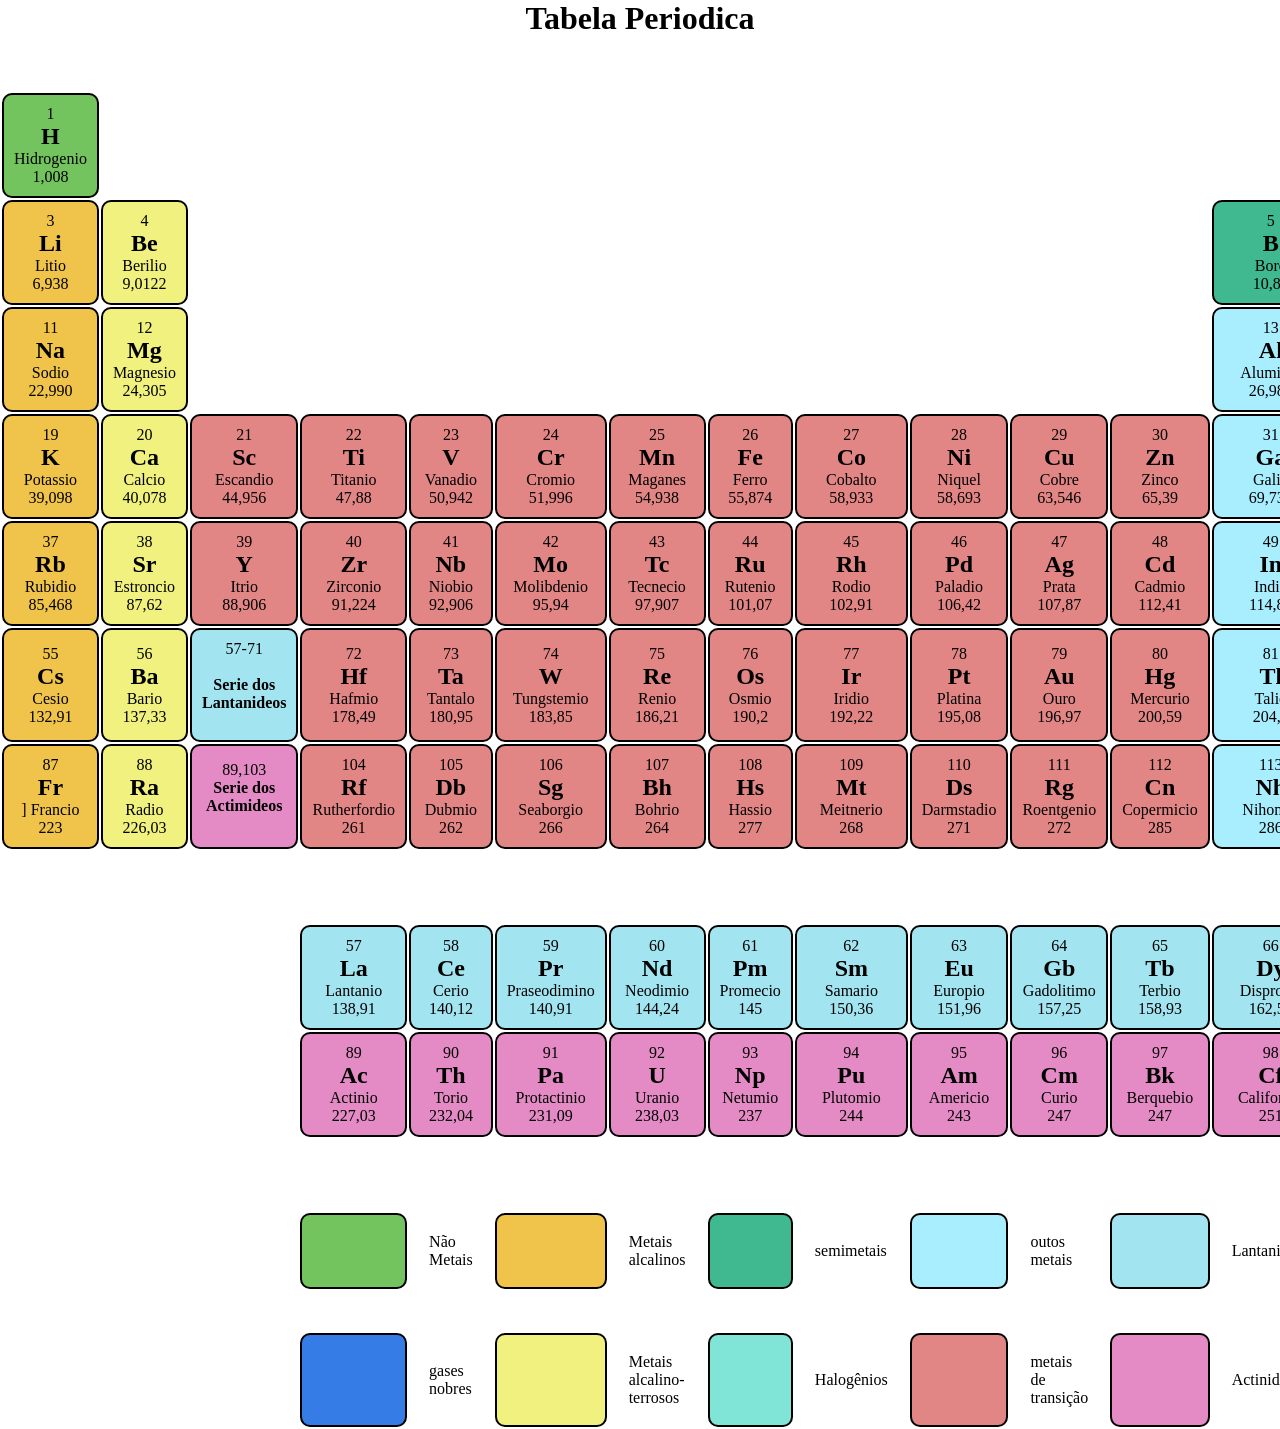
<file: index.html>
<!DOCTYPE html>
<html lang="pt-BR">

<head>
    <meta charset="UTF-8">
    <meta name="viewport" content="width=device-width, initial-scale=1.0">
    <title>Tabela Periodica</title>
    <link rel="stylesheet" href="index.css">
</head>

<body>
    <h1>Tabela Periodica</h1>
    <br>
    <br>
    <table>
        <tr id="">

            <td class="NM">
                <div>1</div>
                <h2>H</h2>
                Hidrogenio
                <br>
                1,008
            </td>
            <td colspan="16">
                <div class="espaço"></div>
                <h2></h2>
                <br>

            <td class="GN">
                <div>2</div>
                <h2>He</h2>
                Helio
                <br>
                4,0026
            </td>
        </tr>
        <tr id="">
            <td class="MA ">
                <div>3</div>
                <h2>Li</h2>
                Litio
                <br>
                6,938
            </td>
            <td class="MAT">
                <div>4</div>
                <h2>Be</h2>
                Berilio
                <br>
                9,0122
            </td>
            <td colspan="10">
                <div></div>
                <h2></h2>
                <br>
            </td>

            <td class="S">
                <div>5</div>
                <h2>B</h2>
                Boro
                <br>
                10,80
            </td>
            <td class="NMP">
                <div>6</div>
                <h2>C</h2>
                Carbono
                <br>
                12,00
            </td>
            <td class="NMP">
                <div>7</div>
                <h2>N</h2>
                Nitrogenio
                <br>
                14,00
            </td>
            <td class="NMP">
                <div>8</div>
                <h2>O</h2>
                Oxigenio
                <br>
                15,99
            </td>
            <td class="NMD">
                <div>9</div>
                <h2>F</h2>
                Fluor
                <br>
                18,998
            </td>
            <td class="GN">
                <div>10</div>
                <h2>Ne</h2>
                Neomio
                <br>
                20,180
            </td>
        </tr>
        <tr id="">
            <td class="MA">
                <div>11</div>
                <h2>Na</h2>
                Sodio
                <br>
                22,990
            </td>
            <td class="MAT">
                <div>12</div>
                <h2>Mg</h2>
                Magnesio
                <br>
                24,305
            </td>
            <td colspan="10">
                <div></div>
                <h2></h2>
                <br>
            </td>

            <td class="MPT">
                <div>13</div>
                <h2>Al</h2>
                Aluminio
                <br>
                26,982
            </td>
            <td class="S">
                <div>14</div>
                <h2>Si</h2>
                Silicio
                <br>
                28,08
            </td>
            <td class="NMP">
                <div>15</div>
                <h2>P</h2>
                Fosforo
                <br>
                30,974
            </td>
            <td class="NMP">
                <div>16</div>
                <h2>S</h2>
                Enxofre
                <br>
                32,05
            </td>
            <td class="NMD">
                <div>17</div>
                <h2>Cl</h2>
                Cloro
                <br>
                35,44
            </td>
            <td class="GN">
                <div>18</div>
                <h2>Ar</h2>
                Argonio
                <br>
                39,948
            </td>
        </tr>
        <tr id="">
            <td class="MA">
                <div>19</div>
                <h2>K</h2>
                Potassio
                <br>
                39,098
            </td>
            <td class="MAT">
                <div>20</div>
                <h2>Ca</h2>
                Calcio
                <br>
                40,078
            </td>
            <td class="MDT">
                <div>21</div>
                <h2>Sc</h2>
                Escandio
                <br>
                44,956
            </td>
            <td class="MDT">
                <div>22</div>
                <h2>Ti</h2>
                Titanio
                <br>
                47,88
            </td>
            <td class="MDT">
                <div>23</div>
                <h2>V</h2>
                Vanadio
                <br>
                50,942
            </td>
            <td class="MDT">
                <div>24</div>
                <h2>Cr</h2>
                Cromio
                <br>
                51,996
            </td>
            <td class="MDT">
                <div>25</div>
                <h2>Mn</h2>
                Maganes
                <br>
                54,938
            </td>
            <td class="MDT">
                <div>26</div>
                <h2>Fe</h2>
                Ferro
                <br>
                55,874
            </td>
            <td class="MDT">
                <div>27</div>
                <h2>Co</h2>
                Cobalto
                <br>
                58,933
            </td>
            <td class="MDT">
                <div>28</div>
                <h2>Ni</h2>
                Niquel
                <br>
                58,693
            </td>
            <td class="MDT">
                <div>29</div>
                <h2>Cu</h2>
                Cobre
                <br>
                63,546
            </td>
            <td class="MDT">
                <div>30</div>
                <h2>Zn</h2>
                Zinco
                <br>
                65,39
            </td>
            <td class="MPT">
                <div>31</div>
                <h2>Ga</h2>
                Galio
                <br>
                69,732
            </td>
            <td class="S">
                <div>32</div>
                <h2>Ge</h2>
                Germanio
                <br>
                72,61
            </td>
            <td class="S">
                <div>33</div>
                <h2>As</h2>
                Arsenio
                <br>
                74,922
            </td>
            <td class="NMP">
                <div>34</div>
                <h2>Se</h2>
                Selenio
                <br>
                78,96
            </td>
            <td class="NMD">
                <div>35</div>
                <h2>Br</h2>
                Bromo
                <br>
                79,904
            </td>
            <td class="GN">
                <div>36</div>
                <h2>Kr</h2>
                Criptomio
                <br>
                83,30
            </td>
        </tr>
        <tr id="">
            <td class="MA">
                <div>37</div>
                <h2>Rb</h2>
                Rubidio
                <br>
                85,468
            </td>
            <td class="MAT">
                <div>38</div>
                <h2>Sr</h2>
                Estroncio
                <br>
                87,62
            </td>
            <td class="MDT">
                <div>39</div>
                <h2>Y</h2>
                Itrio
                <br>
                88,906
            </td>
            <td class="MDT">
                <div>40</div>
                <h2>Zr</h2>
                Zirconio
                <br>
                91,224
            </td>
            <td class="MDT">
                <div>41</div>
                <h2>Nb</h2>
                Niobio
                <br>
                92,906
            </td>
            <td class="MDT">
                <div>42</div>
                <h2>Mo</h2>
                Molibdenio
                <br>
                95,94
            </td>
            <td class="MDT">
                <div>43</div>
                <h2>Tc</h2>
                Tecnecio
                <br>
                97,907
            </td>
            <td class="MDT">
                <div>44</div>
                <h2>Ru</h2>
                Rutenio
                <br>
                101,07
            </td>
            <td class="MDT">
                <div>45</div>
                <h2>Rh</h2>
                Rodio
                <br>
                102,91
            </td>
            <td class="MDT">
                <div>46</div>
                <h2>Pd</h2>
                Paladio
                <br>
                106,42
            </td>
            <td class="MDT">
                <div>47</div>
                <h2>Ag</h2>
                Prata
                <br>
                107,87
            </td>
            <td class="MDT">
                <div>48</div>
                <h2>Cd</h2>
                Cadmio
                <br>
                112,41
            </td>
            <td class="MPT">
                <div>49</div>
                <h2>In</h2>
                Indio
                <br>
                114,82
            </td>
            <td class="MPT">
                <div>50</div>
                <h2>Sn</h2>
                Estanho
                <br>
                118,71
            </td>
            <td class="S">
                <div>51</div>
                <h2>Sb</h2>
                Antimonio
                <br>
                121,76
            </td>
            <td class="S">
                <div>52</div>
                <h2>Te</h2>
                Telurio
                <br>
                127,60
            </td>
            <td class="NMD">
                <div>53</div>
                <h2>I</h2>
                Iodo
                <br>
                126,60
            </td>
            <td class="GN">
                <div>54</div>
                <h2>Xe</h2>
                Xenomio
                <br>
                131,29
            </td>
        </tr>
        <tr id="">
            <td class="MA">
                <div>55</div>
                <h2>Cs</h2>
                Cesio
                <br>
                132,91
            </td>
            <td class="MAT">
                <div>56</div>
                <h2>Ba</h2>
                Bario
                <br>
                137,33
            </td>
            <br>
            <td class="L">

                <div>57-71</div>
                <br>
                <h4>Serie dos Lantanideos</h4>
                <br>
            </td>
            <td class="MDT">
                <div>72</div>
                <h2>Hf</h2>
                Hafmio
                <br>
                178,49
            </td>
            <td class="MDT">
                <div>73</div>
                <h2>Ta</h2>
                Tantalo
                <br>
                180,95
            </td>
            <td class="MDT">
                <div>74</div>
                <h2>W</h2>
                Tungstemio
                <br>
                183,85
            </td>
            <td class="MDT">
                <div>75</div>
                <h2>Re</h2>
                Renio
                <br>
                186,21
            </td>
            <td class="MDT">
                <div>76</div>
                <h2>Os</h2>
                Osmio
                <br>
                190,2
            </td>
            <td class="MDT">
                <div>77</div>
                <h2>Ir</h2>
                Iridio
                <br>
                192,22
            </td>
            <td class="MDT">
                <div>78</div>
                <h2>Pt</h2>
                Platina
                <br>
                195,08
            </td>
            <td class="MDT">
                <div>79</div>
                <h2>Au</h2>
                Ouro
                <br>
                196,97
            </td>
            <td class="MDT">
                <div>80</div>
                <h2>Hg</h2>
                Mercurio
                <br>
                200,59
            </td>
            <td class="MPT">
                <div>81</div>
                <h2>Tl</h2>
                Talio
                <br>
                204,3
            </td>
            <td class="MPT">
                <div>82</div>
                <h2>Pb</h2>
                Chumbo
                <br>
                207,2
            </td>
            <td class="MPT">
                <div>83</div>
                <h2>Bi</h2>
                Bismuto
                <br>
                208,98
            </td>
            <td class="S">
                <div>84</div>
                <h2>Po</h2>]
                Polonio
                <br>
                [208,98]
            </td>
            <td class="NMD">
                <div>85</div>
                <h2>At</h2>
                Astrato
                <br>
                209,99
            </td>
            <td class="GN">
                <div>86</div>
                <h2>Rn</h2>
                Radonio
                <br>
                222,02
            </td>
        </tr>
        <td class="MA">
            <div>87</div>
            <h2>Fr</h2>]
            Francio
            <br>
            223
        </td>
        <td class="MAT">
            <div>88</div>
            <h2>Ra</h2>
            Radio
            <br>
            226,03
        </td>
        <td class="A">
            <div>89,103</div>
            <h4>Serie dos Actimideos</h4>
            <br>
        </td>
        <td class="MDT">
            <div>104</div>
            <h2>Rf</h2>
            Rutherfordio
            <br>
            261
        </td>
        <td class="MDT">
            <div>105</div>
            <h2>Db</h2>
            Dubmio
            <br>
            262
        </td>
        <td class="MDT">
            <div>106</div>
            <h2>Sg</h2>
            Seaborgio
            <br>
            266
        </td>
        <td class="MDT">
            <div>107</div>
            <h2>Bh</h2>
            Bohrio
            <br>
            264
        </td>
        <td class="MDT">
            <div>108</div>
            <h2>Hs</h2>
            Hassio
            <br>
            277
        </td>
        <td class="MDT">
            <div>109</div>
            <h2>Mt</h2>
            Meitnerio
            <br>
            268
        </td>
        <td class="MDT">
            <div>110</div>
            <h2>Ds</h2>
            Darmstadio
            <br>
            271
        </td>
        <td class="MDT">
            <div>111</div>
            <h2>Rg</h2>
            Roentgenio
            <br>
            272
        </td>
        <td class="MDT">
            <div>112</div>
            <h2>Cn</h2>
            Copermicio
            <br>
            285
        </td>
        <td class="MPT">
            <div>113</div>
            <h2>Nh</h2>
            Nihomio
            <br>
            286
        </td>
        <td class="MPT">
            <div>114</div>
            <h2>Fl</h2>
            Flerovio
            <br>
            289
        </td>
        <td class="MPT">
            <div>115</div>
            <h2>Mc</h2>
            ]Moscovio
            <br>
            288
        </td>
        <td class="MPT">
            <div>116</div>
            <h2>Lv</h2>
            Livermorio
            <br>
            293
        </td>
        <td class="NMD">
            <div>117</div>
            <h2>Ts</h2>
            Tenessino
            <br>
            294
        </td>
        <td class="GN">
            <div>118</div>
            <h2>Og</h2>
            Oganessomio
            <br>
            294
        </td>
        </tr>
        <tr>
            <td colspan="18"></td>
        </tr>
        <tr>

            <td colspan="3">
                <div></div>
                <h2></h2>
                <br>
            </td>
            <td class="L">
                <div>57</div>
                <h2>La</h2>
                Lantanio
                <br>
                138,91
            </td>
            <td class="L">
                <div>58</div>
                <h2>Ce</h2>
                Cerio
                <br>
                140,12
            </td>
            <td class="L">
                <div>59</div>
                <h2>Pr</h2>
                Praseodimino
                <br>
                140,91
            </td>
            <td class="L">
                <div>60</div>
                <h2>Nd</h2>
                Neodimio
                <br>
                144,24
            </td>
            <td class="L">
                <div>61</div>
                <h2>Pm</h2>
                Promecio
                <br>
                145
            </td>
            <td class="L">
                <div>62</div>
                <h2>Sm</h2>
                Samario
                <br>
                150,36
            </td>
            <td class="L">
                <div>63</div>
                <h2>Eu</h2>
                Europio
                <br>
                151,96
            </td>
            <td class="L">
                <div>64</div>
                <h2>Gb</h2>
                Gadolitimo
                <br>
                157,25
            </td>
            <td class="L">
                <div>65</div>
                <h2>Tb</h2>
                Terbio
                <br>
                158,93
            </td>
            <td class="L">
                <div>66</div>
                <h2>Dy</h2>
                Disprosio
                <br>
                162,50
            </td>
            <td class="L">
                <div>67</div>
                <h2>Ho</h2>
                Holmio
                <br>
                164,93
            </td>
            <td class="L">
                <div>68</div>
                <h2>Er</h2>
                Erbio
                <br>
                167,26
            </td>
            <td class="L">
                <div>69</div>
                <h2>Tm</h2>
                Tulio
                <br>
                168,93
            </td>
            <td class="L">
                <div>70</div>
                <h2>Yb</h2>
                Iterbio
                <br>
                173,04
            </td>
            <td class="L">
                <div>71</div>
                <h2>Lu</h2>
                Lutecio
                <br>
                174,97
            </td>
        </tr>
        <tr>
            <td colspan="3">
                <div></div>
                <h2></h2>
                <br>
            </td>


            <td class="A">
                <div>89</div>
                <h2>Ac</h2>
                Actinio
                <br>
                227,03
            </td>
            <td class="A">
                <div>90</div>
                <h2>Th</h2>
                Torio
                <br>
                232,04
            </td>
            <td class="A">
                <div>91</div>
                <h2>Pa</h2>
                Protactinio
                <br>
                231,09
            </td>
            <td class="A">
                <div>92</div>
                <h2>U</h2>
                Uranio
                <br>
                238,03
            </td>
            <td class="A">
                <div>93</div>
                <h2>Np</h2>
                Netumio
                <br>
                237
            </td>
            <td class="A">
                <div>94</div>
                <h2>Pu</h2>
                Plutomio
                <br>
                244
            </td>
            <td class="A">
                <div>95</div>
                <h2>Am</h2>
                Americio
                <br>
                243
            </td>
            <td class="A">
                <div>96</div>
                <h2>Cm</h2>
                Curio
                <br>
                247
            </td>
            <td class="A">
                <div>97</div>
                <h2>Bk</h2>
                Berquebio
                <br>
                247
            </td>
            <td class="A">
                <div>98</div>
                <h2>Cf</h2>
                Californio
                <br>
                251
            </td>
            <td class="A">
                <div>99</div>
                <h2>Es</h2>
                Eisnternio
                <br>
                252
            </td>
            <td class="A">
                <div>100</div>
                <h2>Fm</h2>
                Fermio
                <br>
                257
            </td>
            <td class="A">
                <div>101</div>
                <h2>Md</h2>
                Mendelevio
                <br>
                258
            </td>
            <td class="A">
                <div>102</div>
                <h2>No</h2>
                Nobelio
                <br>
                259
            </td>
            <td class="A">
                <div>103</div>
                <h2>Lr</h2>
                Laurencio
                <br>
                262
            </td>
        </tr>
        <tr>
            <td colspan="18"></td>
        </tr>
        <tr>
            <td colspan="3"></td>
            <td class="Nm"></td>
            <td>Não Metais</td>
            <td class="Mal"></td>
            <td>Metais alcalinos</td>
            <td class="s"></td>
            <td>semimetais</td>
            <td class="Mpt"></td>
            <td>outos metais</td>
            <td class="l"></td>
            <td>Lantanideos</td>
        </tr>
        <tr>
            <td id="espaco">

            </td>
        </tr>
        <tr>
            <td colspan="3"></td>
            <td class="Gn"></td>
            <td> gases nobres</td>
            <td class="Mat"></td>
            <td>Metais alcalino-terrosos</td>
            <td class="H"></td>
            <td>Halogênios</td>
            <td class="Mdt"></td>
            <td> metais de transição</td>
            <td class="a"></td>
            <td>Actinideos</td>
        </tr>


    </table>
</body>

</html>
</file>
<file: index.css>
h1{
    text-align: center
}

*{ 
    box-sizing: border-box;
    margin: 0;
}

table{
    margin-right: auto;
    margin-left: auto;
    table-layout: fixed;
}

td{ 
    padding: 20px;
    border-radius: 10px;
    width: 5%;
    height: 8vh;
}

.border{
    border:2px solid black;
    width: 5%;
    padding: 10px;
    height: 50px;
    margin-left: auto;
    margin-right: auto;
    text-align: center;
    vertical-align: middle;
}

.NM{
    border:2px solid black;
    background-color:  rgb(115, 196, 94);
    width: 5%;
    padding: 10px;
    height: 50px;
    margin-left: auto;
    margin-right: auto;
    text-align: center;
    vertical-align: middle;

}
.GN{
    border:2px solid black;
    background-color:  rgb(53, 124, 231);
    width: 5%;
    padding: 10px;
    height: 50px;
    margin-left: auto;
    margin-right: auto;
    text-align: center;
    vertical-align: middle;
}
.MA{
    border:2px solid black;
    background-color:  rgb(240, 196, 75);
    width: 5%;
    padding: 10px;
    height: 50px;
    margin-left: auto;
    margin-right: auto;
    text-align: center;
    vertical-align: middle;

}
.MAT{
    border:2px solid black;
    background-color:  rgb(240, 241, 126);
    width: 5%;
    padding: 10px;
    height: 50px;
    margin-left: auto;
    margin-right: auto;
    text-align: center;
    vertical-align: middle;
}
.S{
    border:2px solid black;
    background-color:  rgb(64, 184, 144);
    width: 5%;
    padding: 10px;
    height: 50px;
    margin-left: auto;
    margin-right: auto;
    text-align: center;
    vertical-align: middle;
}
.NMP{
    border:2px solid black;
    background-color:  rgb(142, 235, 129);
    width: 5%;
    padding: 10px;
    height: 50px;
    margin-left: auto;
    margin-right: auto;
    text-align: center;
    vertical-align: middle;
}
.NMD{
    border:2px solid black;
    background-color:  rgb(128, 228, 214);
    width: 5%;
    padding: 10px;
    height: 50px;
    margin-left: auto;
    margin-right: auto;
    text-align: center;
    vertical-align: middle;
}
.MPT{
    border:2px solid black;
    background-color:  rgb(169, 238, 255);
    width: 5%;
    padding: 10px;
    height: 50px;
    margin-left: auto;
    margin-right: auto;
    text-align: center;
    vertical-align: middle;
}
.MDT{
    border:2px solid black;
    background-color:  rgb(226, 133, 133);
    width: 5%;
    padding: 10px;
    height: 50px;
    margin-left: auto;
    margin-right: auto;
    text-align: center;
    vertical-align: middle;
}
.L{
    border:2px solid black;
    background-color:  rgb(162, 228, 240);
    width: 5%;
    padding: 10px;
    height: 50px;
    margin-left: auto;
    margin-right: auto;
    text-align: center;
    vertical-align: middle;
}
.A{
    border:2px solid black;
    background-color:  rgb(228, 139, 198);
    width: 5%;
    padding: 10px;
    height: 50px;
    margin-left: auto;
    margin-right: auto;
    text-align: center;
    vertical-align: middle;
}
.PQD{
    border:2px solid black;
    background-color:  rgb(52, 49, 243);
    width: 5%;
    padding: 10px;
    height: 50px;
    margin-left: auto;
    margin-right: auto;
    text-align: center;
    vertical-align: middle;
}
.Nm{
    border:2px solid black;
    background-color:  rgb(115, 196, 94);
    width: 50px;
    height: 50px;   
}
.a{
    border:2px solid black;
    background-color:  rgb(228, 139, 198);
}
.Gn{
    border:2px solid black;
    background-color: rgb(53, 124, 231);
    width: 50px;
    height: 50px;
}
.Mdt{
    border:2px solid black;
    background-color:  rgb(226, 133, 133);
    width: 50px;
    height: 50px;
}
.Mat{
    border:2px solid black;
    background-color:  rgb(240, 241, 126);
    width: 50px;
    height: 50px;
}
.Mal{
    border:2px solid black;
    background-color:  rgb(240, 196, 75);
    width: 50px;
    height: 50px;
}
.H{
    border:2px solid black;
    background-color: rgb(128, 228, 214);
    width: 50px;
    height: 50px;
}
.s{
    border:2px solid black;
    background-color:  rgb(64, 184, 144);
    width: 50px;
    height: 50px;  
}
.Mpt{
    border:2px solid black;
    background-color: rgb(169, 238, 255);
    width: 50px;
    height: 50px;    
}
.l{
    border:2px solid black;
    background-color: rgb(162, 228, 240);
    width: 50px;
    height: 50px;     
}
#espaco
{
    height: 50%;
}
</file>
